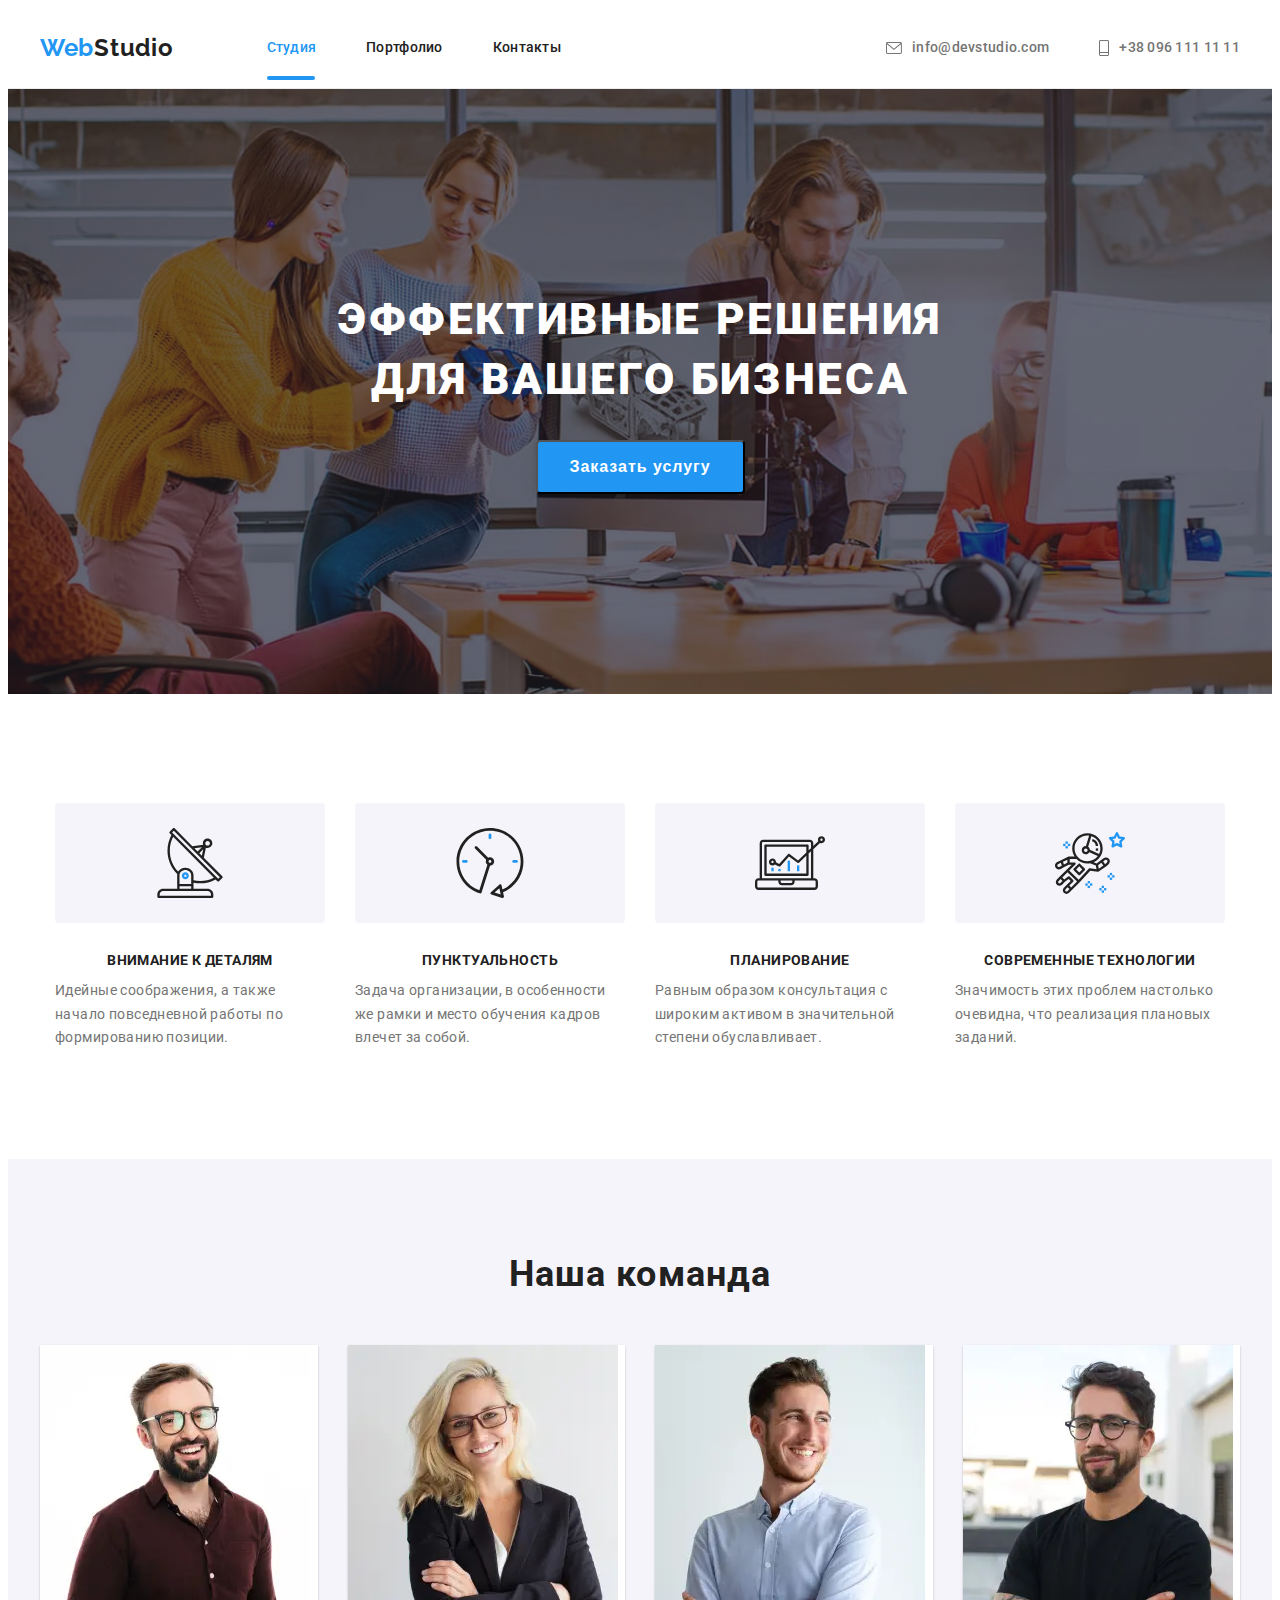
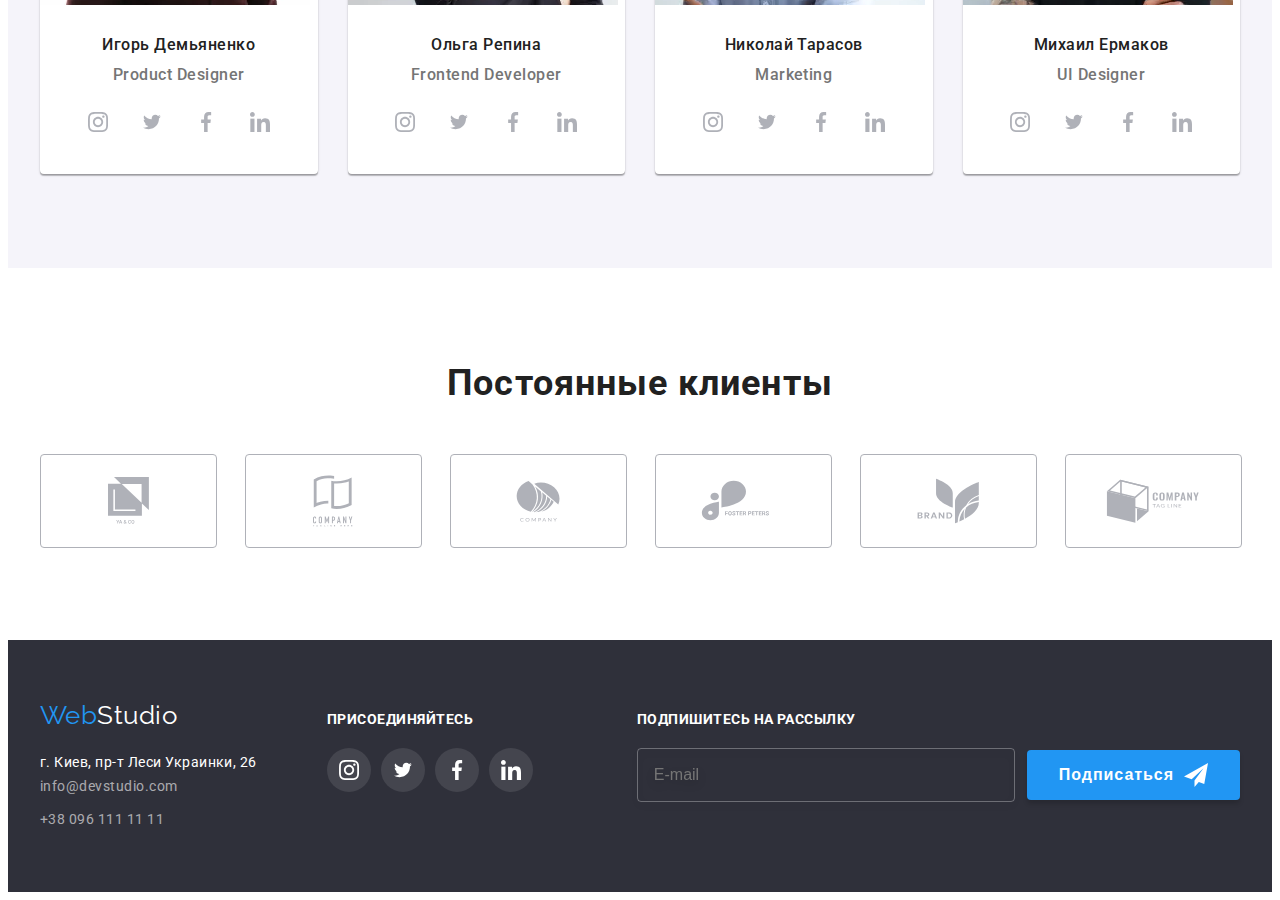
<file: index.html>
<!DOCTYPE html>
<html lang="ru">

<head>
   <meta charset="UTF-8">
   <meta http-equiv="X-UA-Compatible" content="IE=edge">
   <meta name="viewport" content="width=device-width, initial-scale=1.0">
   <link rel="stylesheet" href="https://cdnjs.cloudflare.com/ajax/libs/modern-normalize/1.1.0/modern-normalize.min.css"
      integrity="sha512-wpPYUAdjBVSE4KJnH1VR1HeZfpl1ub8YT/NKx4PuQ5NmX2tKuGu6U/JRp5y+Y8XG2tV+wKQpNHVUX03MfMFn9Q=="
      crossorigin="anonymous" referrerpolicy="no-referrer" />
   <link rel="preconnect" href="https://fonts.googleapis.com">
   <link rel="preconnect" href="https://fonts.gstatic.com" crossorigin>
   <link
      href="https://fonts.googleapis.com/css2?family=Raleway:wght@700&family=Roboto:wght@400;500;700;900&display=swap"
      rel="stylesheet">
   <link rel="stylesheet" href="./css/main.min.css">
   <title>WebStudio</title>
</head>

<body>
   <header class="page-header">
      <div class="container page-header__container">
         <a href="" class="page-header__logo"><span class="page-header__logo--color">Web</span>Studio</a>
         <nav class="site-nav">
            <ul class="site-nav__list">
               <li class="site-nav__item"><a href="" class="site-nav__link studio">Студия</a></li>
               <li class="site-nav__item"><a href="./portfolio..html" class="site-nav__link">Портфолио</a></li>
               <li class="site-nav__item"><a href="" class="site-nav__link">Контакты</a></li>
            </ul>
         </nav>
         <ul class="auth-nav">
            <li class="auth-nav__item"><a href="mailto:info@devstudio.com" class="auth-nav__link">
                  <svg class="auth-nav__icon" width="16" height="12">
                     <use href="./images/symbol-defs.svg#icon-mail">
                     </use>
                  </svg>info@devstudio.com</a></li>
            <li class="auth-nav__item"><a href="tel:+380961111111" class="auth-nav__link">
                  <svg class="auth-nav__icon" width="10" height="16">
                     <use href="./images/symbol-defs.svg#icon-Phone">
                     </use>
                  </svg>+38 096 111 11 11</a></li>
         </ul>
         <button type="button" class="menu-open" data-menu-open>
            <svg width='18' height="18" aria-label="Переключатель мобильного меню">
               <use сlass="icon-cross" href="./images/symbol-defs.svg#icon-menu"></use>
            </svg>
            </button>   
         <div class="mobile is-hidden" data-menu>
               <button type="button" class="menu-close" data-menu-close>
                  <svg width='24' height="18" aria-label="Переключатель мобильного меню">
                     <use сlass="icon-menu" href="./images/symbol-defs.svg#icon-Krest"></use>
                  </svg>
            </button>
            <ul class="mob-menu__list">
               <li class="mob-menu__item"><a href="" class="mob-menu__link studio">Студия</a></li>
               <li class="mob-menu__item"><a href="./portfolio..html" class="mob-menu__link">Портфолио</a></li>
               <li class="mob-menu__item"><a href="" class="mob-menu__link">Контакты</a></li>
            </ul>
            <ul class="mob-menu__find">
               <li class="mob-menu__call"><a href="tel:+380961111111" class="mob-menu__link call">+38 096 111 11 11</a>
               </li>
               <li class="mob-menu__mail"><a href="mailto:info@devstudio.com" class="mob-menu__link">info@devstudio.com</a>
               </li>
            </ul>
            <ul class="mob-menu__sosial">
               <li class="mob-menu__soc"><a href="" class="mob-menu__link soc">Instagram</a></li>
               <li class="mob-menu__soc"><a href="" class="mob-menu__link soc">Twitter</a></li>
               <li class="mob-menu__soc"><a href="" class="mob-menu__link soc">Facebook</a></li>
               <li class="mob-menu__soc"><a href="" class="mob-menu__link soc">LinkedIn</a></li>
            </ul>
         </div>
      </div>
   </header>

   <main>     
         <section class="hero">
            <h1 class="hero__title">Эффективные решения <br> для вашего бизнеса</h1>
            <button class="button" type="button" data-modal-open>Заказать услугу</button>
         </section>

      <section class="about">
         <div class="container">
            <h2 class="visually-hidden">О нас</h2>
            <ul class="about__list">
               <li class="about__item">
                  <div class="about__thumb">
                     <svg class="about__icon" width="70" height="70">
                        <use href="./images/symbol-defs.svg#icon-antenna">
                        </use>
                     </svg>
                  </div>
                  <h3 class="about__title">Внимание к деталям</h3>
                  <p class="about__text">Идейные соображения, а также начало повседневной работы по формированию
                     позиции.</p>
               </li>
               <li class="about__item">
                  <div class="about__thumb">
                     <svg class="about__icon" width="70" height="70">
                        <use href="./images/symbol-defs.svg#icon-clock">
                        </use>
                     </svg>
                  </div>
                  <h3 class="about__title">Пунктуальность</h3>
                  <p class="about__text">Задача организации, в особенности же рамки и место обучения кадров влечет за
                     собой.
                  </p>
               </li>
               <li class="about__item">
                  <div class="about__thumb">
                     <svg class="about__icon" width="70" height="70">
                        <use href="./images/symbol-defs.svg#icon-diagramma">
                        </use>
                     </svg>
                  </div>
                  <h3 class="about__title">Планирование</h3>
                  <p class="about__text">Равным образом консультация с широким активом в значительной степени
                     обуславливает.
                  </p>
               </li>
               <li class="about__item">
                  <div class="about__thumb">
                     <svg class="about__icon" width="70" height="70">
                        <use href="./images/symbol-defs.svg#icon-astronaut">
                        </use>
                     </svg>
                  </div>
                  <h3 class="about__title">Современные технологии</h3>
                  <p class="about__text">Значимость этих проблем настолько очевидна, что реализация плановых заданий.
                  </p>
               </li>
            </ul>
         </div>
      </section>

      <section class="servises">
         <div class="container">
            <h2 class="title">Чем мы занимаемся</h2>
            <ul class="servises__list">
               <li class="servises__item">
                  <img class="servises__image" src="./images/img1.jpg" alt="Десктопные приложения" width="370">
                  <h3 class="servises__text">Десктопные приложения</h3>
               </li>
               <li class="servises__item">
                  <img class="servises__image" src="./images/img2.jpg" alt="Мобильные приложения" width="370">
                  <h3 class="servises__text">Мобильные приложения</h3>
               </li>
               <li class="servises__item">
                  <img class="servises__image" src="./images/img3.jpg" alt="Дизайнерские решения" width="370">
                  <h3 class="servises__text">Дизайнерские решения</h3>
               </li>
            </ul>
         </div>
      </section>

      <section class="ourteam">
         <div class="container">
            <h2 class="title">Наша команда</h2>
            <ul class="ourteam__list">
               <li class="ourteam__item">
                  <article class="ourteam__card">
                     <div class="ourteam__tumb">
                        <picture>
                           <source media="(max-width: 767px)" srcset="./img/mobile/team1.webp 1x, 
                                       ./img/mobile/team1@2x.webp 2x" type="image/webp">
                           <source media="(max-width: 767px)" srcset="./img/mobile/team1.jpg 1x, 
                                       ./img/mobile/team1@2x.jpg 2x">
                           <source media="(max-width: 1199px)" srcset="./img/tablet/team1.webp 1x, 
                                       ./img/tablet/team1@2x.webp 2x" type="image/webp">
                           <source media="(max-width: 1199px)" srcset="./img/tablet/team1.jpg 1x, 
                                       ./img/tablet/team1@2x.jpg 2x">
                           <source media="(min-width: 1200px)" srcset="./img/desktop/team1.webp 1x, 
                                       ./img/desktop/team1@2x.webp 2x" type="image/webp">
                           <source media="(min-width: 1200px)" srcset="./img/desktop/team1.jpg 1x, 
                                       ./img/desktop/team1@2x.jpg 2x">
                           <img src="#" alt="Игорь Демьяненко Product Designer" />
                        </picture>
                     </div>
                     <div class="ourteam__box">
                        <h3 class="ourteam__name">Игорь Демьяненко</h3>
                        <p class="ourteam__position">Product Designer</p>
                        <ul class="sosial-list">
                           <li class="sosial-list__item">
                              <a href="" class="sosial-list__link" aria-label="Ссылка на Instagram">
                                 <svg class="sosial-list__icon" width="20" height="20">
                                    <use href="./images/symbol-defs.svg#icon-instagram">
                                    </use>
                                 </svg>
                              </a>
                           </li>
                           <li class="sosial-list__item">
                              <a href="" class="sosial-list__link" aria-label="Ссылка на Twitter">
                                 <svg class="sosial-list__icon" width="20" height="16">
                                    <use href="./images/symbol-defs.svg#icon-twitter">
                                    </use>
                                 </svg>
                              </a>
                           </li>
                           <li class="sosial-list__item">
                              <a href="" class="sosial-list__link" aria-label="Ссылка на Facebook">
                                 <svg class="sosial-list__icon" width="20" height="30">
                                    <use href="./images/symbol-defs.svg#icon-facebook">
                                    </use>
                                 </svg>
                              </a>
                           </li>
                           <li class="sosial-list__item">
                              <a href="" class="sosial-list__link" aria-label="Ссылка на Linkedin">
                                 <svg class="sosial-list__icon" width="20" height="20">
                                    <use href="./images/symbol-defs.svg#icon-linkedin">
                                    </use>
                                 </svg>
                              </a>
                           </li>
                        </ul>
                     </div>
                  </article>
               </li>
               <li class="ourteam__item">
                  <article class="ourteam__card">
                     <div class="ourteam__tumb">
                        <picture>
                           <source media="(max-width: 767px)" srcset="./img/mobile/team2.webp 1x, 
                                       ./img/mobile/team2@2x.webp 2x" type="image/webp">
                           <source media="(max-width: 767px)" srcset="./img/mobile/team2.jpg 1x, 
                                       ./img/mobile/team2@2x.jpg 2x">
                           <source media="(max-width: 1199px)" srcset="./img/tablet/team2.webp 1x, 
                                       ./img/tablet/team2@2x.webp 2x" type="image/webp">
                           <source media="(max-width: 1199px)" srcset="./img/tablet/team2.jpg 1x,
                                       ./img/tablet/team2@2x.jpg 2x">
                           <source media="(min-width: 1200px)" srcset="./img/desktop/team2.webp 1x, 
                                       ./img/desktop/team2@2x.webp 2x" type="image/webp">
                           <source media="(min-width: 1200px)" srcset="./img/desktop/team2.jpg 1x, 
                                       ./img/desktop/team2@2x.jpg 2x">
                           <img src="#" alt="Ольга Репина Frontend Developer" />
                        </picture>
                     </div>
                     <div class="ourteam__box">
                        <h3 class="ourteam__name">Ольга Репина</h3>
                        <p class="ourteam__position">Frontend Developer</p>
                        <ul class="sosial-list">
                           <li class="sosial-list__item">
                              <a href="" class="sosial-list__link" aria-label="Ссылка на Instagram">
                                 <svg class="sosial-list__icon" width="20" height="20">
                                    <use href="./images/symbol-defs.svg#icon-instagram">
                                    </use>
                                 </svg>
                              </a>
                           </li>
                           <li class="sosial-list__item">
                              <a href="" class="sosial-list__link" aria-label="Ссылка на Twitter">
                                 <svg class="sosial-list__icon" width="20" height="16">
                                    <use href="./images/symbol-defs.svg#icon-twitter">
                                    </use>
                                 </svg>
                              </a>
                           </li>
                           <li class="sosial-list__item">
                              <a href="" class="sosial-list__link" aria-label="Ссылка на Facebook">
                                 <svg class="sosial-list__icon" width="20" height="30">
                                    <use href="./images/symbol-defs.svg#icon-facebook">
                                    </use>
                                 </svg>
                              </a>
                           </li>
                           <li class="sosial-list__item">
                              <a href="" class="sosial-list__link" aria-label="Ссылка на Linkedin">
                                 <svg class="sosial-list__icon" width="20" height="20">
                                    <use href="./images/symbol-defs.svg#icon-linkedin">
                                    </use>
                                 </svg>
                              </a>
                           </li>
                        </ul>
                     </div>
                  </article>
               </li>
               <li class="ourteam__item">
                  <article class="ourteam__card">
                     <div class="ourteam__tumb">
                        <picture>
                           <source media="(max-width: 767px)" srcset="./img/mobile/team3.webp 1x, 
                                       ./img/mobile/team3@2x.webp 2x" type="image/webp">
                           <source media="(max-width: 767px)" srcset="./img/mobile/team3.jpg 1x,
                                       ./img/mobile/team3@2x.jpg 2x">
                           <source media="(max-width: 1199px)" srcset="./img/tablet/team3.webp 1x, 
                                       ./img/tablet/team3@2x.webp 2x" type="image/webp">
                           <source media="(max-width: 1199px)" srcset="./img/tablet/team3.jpg 1x, 
                                       ./img/tablet/team3@2x.jpg 2x">
                           <source media="(min-width: 1200px)" srcset="./img/desktop/team3.webp 1x, 
                                       ./img/desktop/team3@2x.webp 2x" type="image/webp">
                           <source media="(min-width: 1200px)" srcset="./img/desktop/team3.jpg 1x, 
                                       ./img/desktop/team3@2x.jpg 2x">
                           <img src="#" alt="Николай Тарасов Marketing" />
                        </picture>
                     </div>
                     <div class="ourteam__box">
                        <h3 class="ourteam__name">Николай Тарасов</h3>
                        <p class="ourteam__position">Marketing</p>
                        <ul class="sosial-list">
                           <li class="sosial-list__item">
                              <a href="" class="sosial-list__link" aria-label="Ссылка на Instagram">
                                 <svg class="sosial-list__icon" width="20" height="20">
                                    <use href="./images/symbol-defs.svg#icon-instagram">
                                    </use>
                                 </svg>
                              </a>
                           </li>
                           <li class="sosial-list__item">
                              <a href="" class="sosial-list__link" aria-label="Ссылка на Twitter">
                                 <svg class="sosial-list__icon" width="20" height="16">
                                    <use href="./images/symbol-defs.svg#icon-twitter">
                                    </use>
                                 </svg>
                              </a>
                           </li>
                           <li class="sosial-list__item">
                              <a href="" class="sosial-list__link" aria-label="Ссылка на Facebook">
                                 <svg class="sosial-list__icon" width="20" height="30">
                                    <use href="./images/symbol-defs.svg#icon-facebook">
                                    </use>
                                 </svg>
                              </a>
                           </li>
                           <li class="sosial-list__item">
                              <a href="" class="sosial-list__link" aria-label="Ссылка на Linkedin">
                                 <svg class="sosial-list__icon" width="20" height="20">
                                    <use href="./images/symbol-defs.svg#icon-linkedin">
                                    </use>
                                 </svg>
                              </a>
                           </li>
                        </ul>
                     </div>
                  </article>
               </li>
               <li class="ourteam__item">
                  <article class="ourteam__card">
                     <div class="ourteam__tumb">
                        <picture>
                           <source media="(max-width: 767px)" srcset="./img/mobile/team4.webp 1x, 
                                       ./img/mobile/team4@2x.webp 2x" type="image/webp">
                           <source media="(max-width: 767px)" srcset="./img/mobile/team4.jpg 1x, 
                                       ./img/mobile/team4@2x.jpg 2x">
                           <source media="(max-width: 1199px)" srcset="./img/tablet/team4.webp 1x, 
                                       ./img/tablet/team4@2x.webp 2x" type="image/webp">
                           <source media="(max-width: 1199px)" srcset="./img/tablet/team4.jpg 1x,     
                                       ./img/tablet/team4@2x.jpg 2x">
                           <source media="(min-width: 1200px)" srcset="./img/desktop/team4.webp 1x, 
                                       ./img/desktop/team4@2x.webp 2x" type="image/webp">
                           <source media="(min-width: 1200px)" srcset="./img/desktop/team4.jpg 1x, 
                                       ./img/desktop/team4@2x.jpg 2x">
                           <img src="#" alt="Михаил Ермаков UI Designer" />
                        </picture>
                     </div>
                     <div class="ourteam__box">
                        <h3 class="ourteam__name">Михаил Ермаков</h3>
                        <p class="ourteam__position">UI Designer</p>
                        <ul class="sosial-list">
                           <li class="sosial-list__item">
                              <a href="" class="sosial-list__link" aria-label="Ссылка на Instagram">
                                 <svg class="sosial-list__icon" width="20" height="20">
                                    <use href="./images/symbol-defs.svg#icon-instagram">
                                    </use>
                                 </svg>
                              </a>
                           </li>
                           <li class="sosial-list__item">
                              <a href="" class="sosial-list__link" aria-label="Ссылка на Twitter">
                                 <svg class="sosial-list__icon" width="20" height="16">
                                    <use href="./images/symbol-defs.svg#icon-twitter">
                                    </use>
                                 </svg>
                              </a>
                           </li>
                           <li class="sosial-list__item">
                              <a href="" class="sosial-list__link" aria-label="Ссылка на Facebook">
                                 <svg class="sosial-list__icon" width="20" height="30">
                                    <use href="./images/symbol-defs.svg#icon-facebook">
                                    </use>
                                 </svg>
                              </a>
                           </li>
                           <li class="sosial-list__item">
                              <a href="" class="sosial-list__link" aria-label="Ссылка на Linkedin">
                                 <svg class="sosial-list__icon" width="20" height="20">
                                    <use href="./images/symbol-defs.svg#icon-linkedin">
                                    </use>
                                 </svg>
                              </a>
                           </li>
                        </ul>
                     </div>
                  </article>
               </li>
            </ul>
         </div>
      </section>

      <section class="clients">
         <div class="container">
            <h2 class="title">Постоянные клиенты</h2>
            <ul class="clients__list">
               <li class="clients__item">
                  <a href="" class="clients__link">
                     <svg class="clients__icon" width="41" height="47">
                        <use href="./images/symbol-defs.svg#icon-client-1">
                        </use>
                     </svg>
                  </a>
               </li>
               <li class="clients__item">
                  <a href="" class="clients__link">
                     <svg class="clients__icon" width="40" height="52">
                        <use href="./images/symbol-defs.svg#icon-client-2">
                        </use>
                     </svg>
                  </a>
               </li>
               <li class="clients__item">
                  <a href="" class="clients__link">
                     <svg class="clients__icon" width="44" height="42">
                        <use href="./images/symbol-defs.svg#icon-client-3">
                        </use>
                     </svg>
                  </a>
               </li>
               <li class="clients__item">
                  <a href="" class="clients__link">
                     <svg class="clients__icon" width="85" height="41">
                        <use href="./images/symbol-defs.svg#icon-client-4">
                        </use>
                     </svg>
                  </a>
               </li>
               <li class="clients__item">
                  <a href="" class="clients__link">
                     <svg class="clients__icon" width="63" height="46">
                        <use href="./images/symbol-defs.svg#icon-client-5">
                        </use>
                     </svg>
                  </a>
               </li>
               <li class="clients__item">
                  <a href="" class="clients__link">
                     <svg class="clients__icon" width="94" height="44">
                        <use href="./images/symbol-defs.svg#icon-client-6">
                        </use>
                     </svg>
                  </a>
               </li>
            </ul>
         </div>
      </section>
   </main>

   <footer class="footer">
      <div class="container footer__container">
         <div class="footer__adress">
            <a href="" class="footer__logo">Web<span class="footer__logo--accent">Studio</span></a>
            <address>
               <p class="footer__position">г. Киев, пр-т Леси Украинки, 26</p>
               <ul class="footer-contact__list">
                  <li class="footer-contact__item"><a href="mailto:info@devstudio.com"
                        class="footer-contact__link">info@devstudio.com</a></li>
                  <li class="footer-contact__item"><a href="tel:+380961111111" class="footer-contact__link">+38 096 111
                        11 11</a></li>
               </ul>
            </address>
         </div>
         <div class="footer__sosial">
            <p class="footer__title">присоединяйтесь</p>
            <ul class="footer-sosial__list">
               <li class="footer-sosial__item">
                  <a class="footer-sosial__link" href="" aria-label="Ссылка на Instagram">
                     <svg class="footer-sosial__icon" width="20" height="20">
                        <use href="./images/symbol-defs.svg#icon-instagram">
                        </use>
                     </svg>
                  </a>
               </li>
               <li class="footer-sosial__item">
                  <a href="" class="footer-sosial__link" aria-label="Ссылка на Twitter">
                     <svg class="footer-sosial__icon" width="20" height="16">
                        <use href="./images/symbol-defs.svg#icon-twitter">
                        </use>
                     </svg>
                  </a>
               </li>
               <li class="footer-sosial__item">
                  <a href="" class="footer-sosial__link" aria-label="Ссылка на Facebook">
                     <svg class="footer-sosial__icon" width="20" height="30">
                        <use href="./images/symbol-defs.svg#icon-facebook">
                        </use>
                     </svg>
                  </a>
               </li>
               <li class="footer-sosial__item">
                  <a href="" class="footer-sosial__link" aria-label="Ссылка на Linkedin">
                     <svg class="footer-sosial__icon" width="20" height="20">
                        <use href="./images/symbol-defs.svg#icon-linkedin">
                        </use>
                     </svg>
                  </a>
               </li>
            </ul>
         </div>
         <div class="footer__mail">
            <p class="footer__title">Подпишитесь на рассылку</p>
            <form action="#" class="footer__form">
               <label for="email">
                  <input type="email" class="fot-mail" name="email" id="email" placeholder="E-mail" />
               </label>
               <button type="submit" class="footer__button button">Подписаться
                  <svg class="submit__icon" width="24" height="24">
                     <use href="./images/symbol-defs.svg#icon-send"></use>
                  </svg>
               </button>
            </form>
         </div>
      </div>
   </footer>

   <div class="backdrop is-hidden" data-modal>
      <div class="modal">
         <button type="button" class="btn-open" data-modal-close>
            <svg class="exit" width="11" height="11">
               <use href="./images/symbol-defs.svg#icon-Krest">
               </use>
            </svg>
         </button>
         <form class="modal-form">
            <b class="modal-title">Оставьте свои данные, мы вам перезвоним</b>
            <div class="modal-form-field">
               <label for="name" class="modal-form-lable">Имя</label>
               <span class="modal-input-wrap">
                  <input type="text" id='name' class="modal-form-input" placeholder=" " name="name">
                  <svg class="modal-form-icon">
                     <use href='./images/symbol-defs.svg#icon-name' width="12" height="12"></use>
                  </svg>
               </span>
            </div>
            <div class="modal-form-field">
               <label for="phone" class="modal-form-lable">Телефон</label>
               <span class="modal-input-wrap">
                  <input type="tel" id='phone' class="modal-form-input" placeholder=" " name="phone">
                  <svg class="modal-form-icon">
                     <use href='./images/symbol-defs.svg#icon-phone' width="13" height="13"></use>
                  </svg>
               </span>
            </div>
            <div class="modal-form-field">
               <label for="mail" class="modal-form-lable">Почта</label>
               <span class="modal-input-wrap">
                  <input type="email" id='mail' class="modal-form-input" placeholder=" " name="mail">
                  <svg class="modal-form-icon">
                     <use href='./images/symbol-defs.svg#icon-post' width="15" height="12"></use>
                  </svg>
               </span>
            </div>
            <div>
               <label for="comment" class="modal-form-lable">Комментарий</label>
               <textarea name="comment" id="comment" placeholder="Введите текст" class="modal-comment"></textarea>
            </div>
            <div class="modal-form-field coment">
               <input type="checkbox" id="check" name="police" class="checkbox is-hidden">
               <label for="check" class="check-lable">
                  <span class="icon-dogovor">
                     <svg class="">
                        <use href='./images/symbol-defs.svg#icon-galka' width="15" height="9"></use>
                     </svg>
                  </span class="dogovor">Соглашаюсь с рассылкой и принимаю<a href="" class="dogovor-link">Условия договора</a>
               </label>
            </div>
            <button type="submit" class="button mod">Отправить</button>
         </form>
      </div>
   </div>

   <script src="./Js/modal.js"></script>
   <script src="./Js/mobile.js"></script>

</body>

</html>
</file>
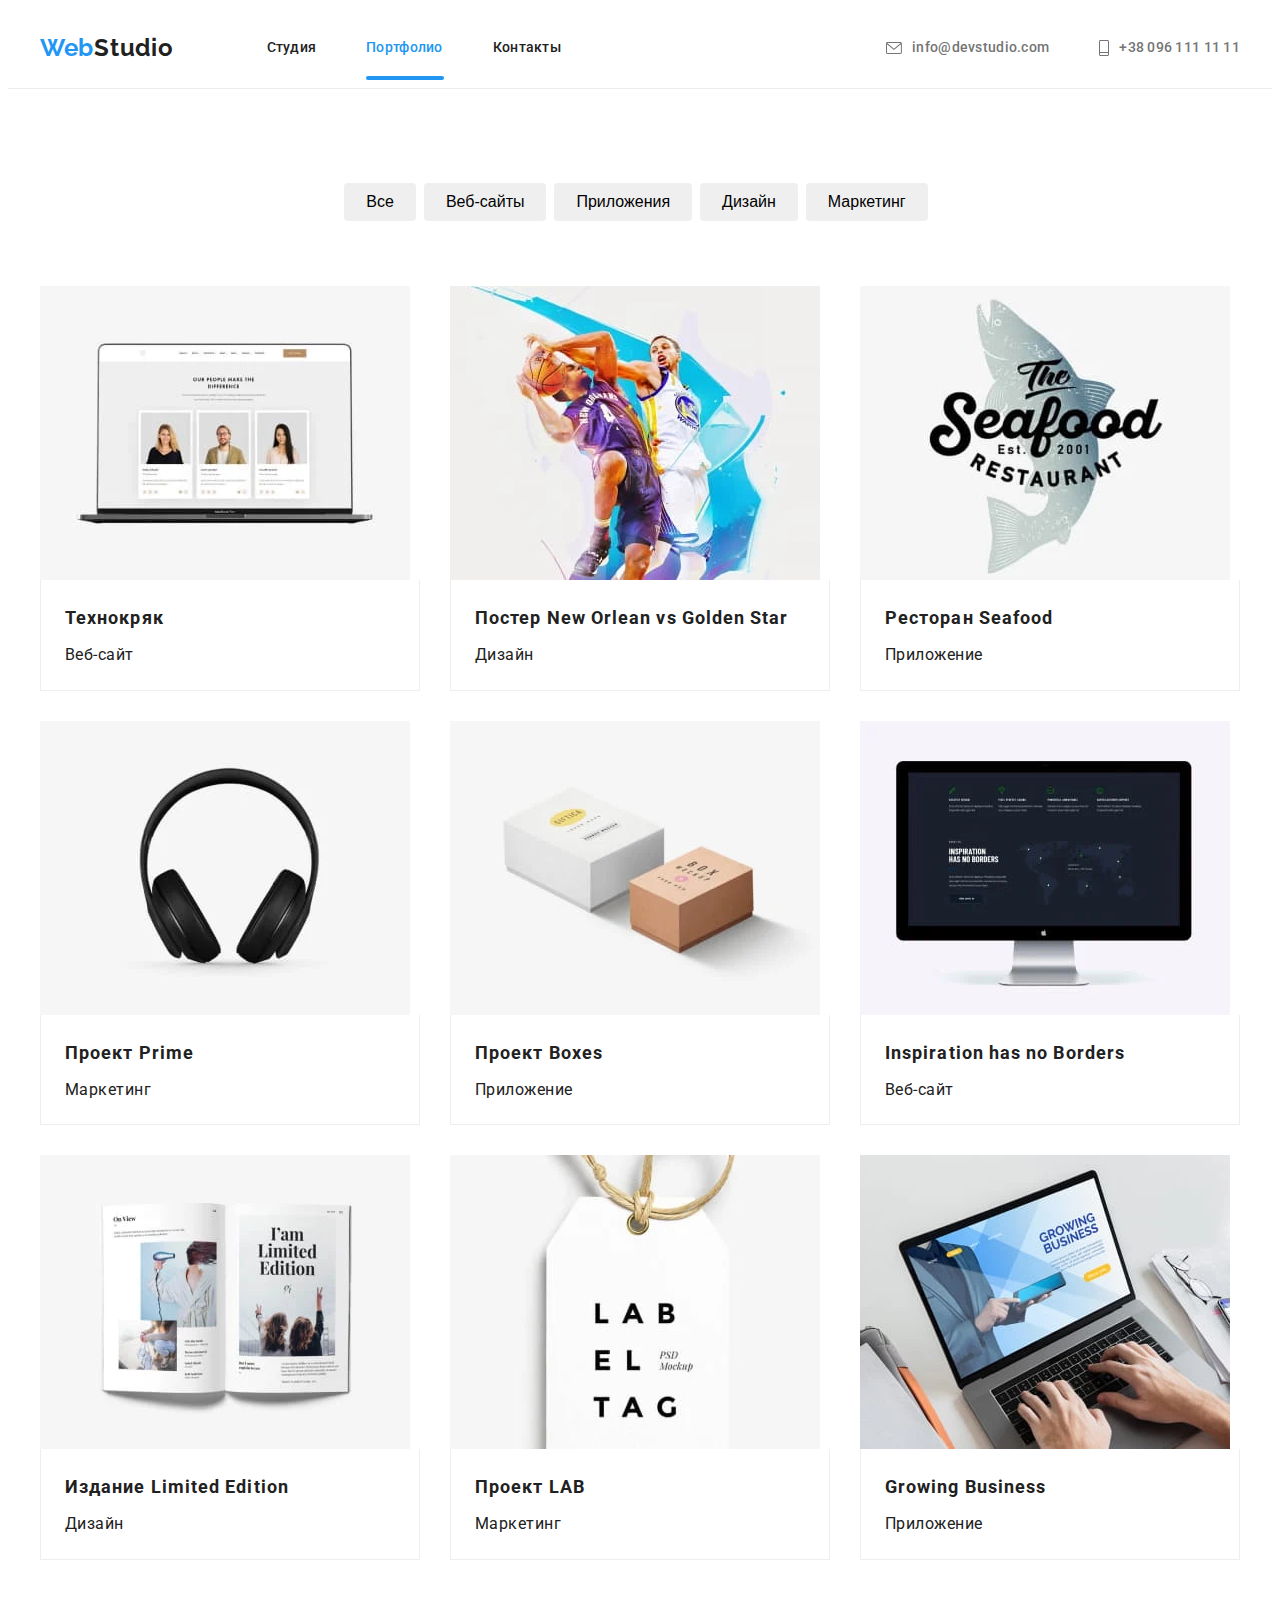
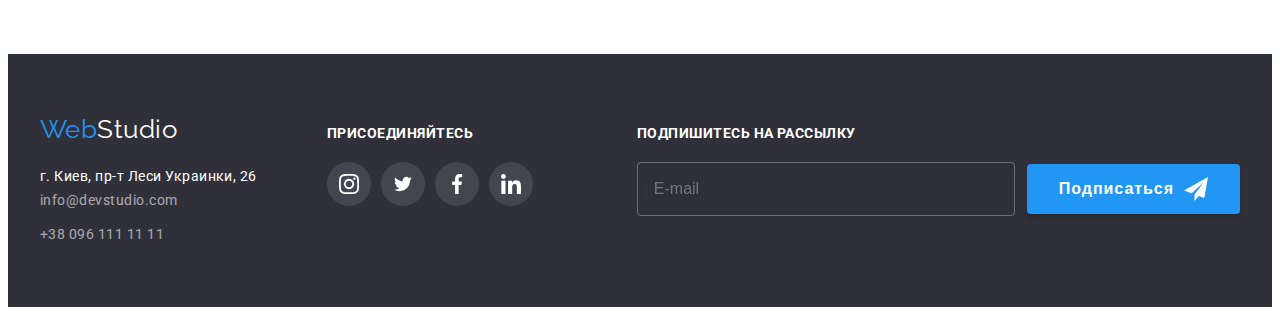
<file: portfolio..html>
<!DOCTYPE html>
<html lang="ru">
<head>
   <meta charset="UTF-8">
   <meta http-equiv="X-UA-Compatible" content="IE=edge">
   <meta name="viewport" content="width=device-width, initial-scale=1.0">
   <link rel="stylesheet" href="https://cdnjs.cloudflare.com/ajax/libs/modern-normalize/1.1.0/modern-normalize.min.css" integrity="sha512-wpPYUAdjBVSE4KJnH1VR1HeZfpl1ub8YT/NKx4PuQ5NmX2tKuGu6U/JRp5y+Y8XG2tV+wKQpNHVUX03MfMFn9Q==" crossorigin="anonymous" referrerpolicy="no-referrer" />
   <link rel="preconnect" href="https://fonts.googleapis.com">
   <link rel="preconnect" href="https://fonts.gstatic.com" crossorigin>
   <link href="https://fonts.googleapis.com/css2?family=Raleway:wght@700&family=Roboto:wght@400;500;700;900&display=swap" rel="stylesheet">
   <link rel="stylesheet" href="./css/main.min.css">
   <title>Portfolio</title>
</head>
<body>   
   <header class="page-header">
      <div class="container page-header__container">
         <a href="" class="page-header__logo"><span class="page-header__logo--color">Web</span>Studio</a>
         <nav class="site-nav">            
            <ul class="site-nav__list">
               <li class="site-nav__item"><a href="./index.html" class="site-nav__link">Студия</a></li>
               <li class="site-nav__item"><a href="" class="site-nav__link portfol">Портфолио</a></li>
               <li class="site-nav__item"><a href="" class="site-nav__link">Контакты</a></li>
            </ul>
         </nav>
         <ul class="auth-nav">
            <li class="auth-nav__item"><a href="mailto:info@devstudio.com" class="auth-nav__link">
                  <svg class="auth-nav__icon" width="16" height="12">
                     <use href="./images/symbol-defs.svg#icon-mail">
                     </use>
                  </svg>info@devstudio.com</a></li>
            <li class="auth-nav__item"><a href="tel:+380961111111" class="auth-nav__link">
                  <svg class="auth-nav__icon" width="10" height="16">
                     <use href="./images/symbol-defs.svg#icon-Phone">
                     </use>
                  </svg>+38 096 111 11 11</a></li>
         </ul>
         <button type="button" class="menu-open" data-menu-open>
            <svg width='18' height="18" aria-label="Переключатель мобильного меню">
               <use сlass="icon-cross" href="./images/symbol-defs.svg#icon-menu"></use>
            </svg>
            </button>   
         <div class="mobile is-hidden" data-menu>
               <button type="button" class="menu-close" data-menu-close>
                  <svg width='24' height="18" aria-label="Переключатель мобильного меню">
                     <use сlass="icon-menu" href="./images/symbol-defs.svg#icon-Krest"></use>
                  </svg>
            </button>
            <ul class="mob-menu__list">
               <li class="mob-menu__item"><a href="./index.html" class="mob-menu__link">Студия</a></li>
               <li class="mob-menu__item"><a href="" class="mob-menu__link portfol">Портфолио</a></li>
               <li class="mob-menu__item"><a href="" class="mob-menu__link">Контакты</a></li>
            </ul>
            <ul class="mob-menu__find">
               <li class="mob-menu__call"><a href="tel:+380961111111" class="mob-menu__link call">+38 096 111 11 11</a>
               </li>
               <li class="mob-menu__mail"><a href="mailto:info@devstudio.com" class="mob-menu__link">info@devstudio.com</a>
               </li>
            </ul>
            <ul class="mob-menu__sosial">
               <li class="mob-menu__soc"><a href="" class="mob-menu__link soc">Instagram</a></li>
               <li class="mob-menu__soc"><a href="" class="mob-menu__link soc">Twitter</a></li>
               <li class="mob-menu__soc"><a href="" class="mob-menu__link soc">Facebook</a></li>
               <li class="mob-menu__soc"><a href="" class="mob-menu__link soc">LinkedIn</a></li>
            </ul>
         </div>
      </div>
   </header>

      <main>
         <section class="portfolio">
            <div class="container">              
               <h2 class="visually-hidden">portfolio</h2>
               <ul class="portfolio-button">
                  <li class="portfolio-item"><button type="button" class="button-portfolio">Все</button></li>
                  <li class="portfolio-item"><button type="button" class="button-portfolio">Веб-сайты</button></li>
                  <li class="portfolio-item"><button type="button" class="button-portfolio">Приложения</button></li>
                  <li class="portfolio-item"><button type="button" class="button-portfolio">Дизайн</button></li>
                  <li class="portfolio-item"><button type="button" class="button-portfolio">Маркетинг</button></li>
               </ul>      
               <ul class="image-portfolio">
                  <li class="item-portfolio">
                     <a href="" class="link-portfilio">                                    
                        <div class="card-thumb">                           
                           <picture>
                              <source media="(max-width: 767px)" srcset="./img/mobile/portfolio/img.webp 1x, 
                                          ./img/mobile/portfolio/img@2x.webp 2x" type="image/webp">
                              <source media="(max-width: 767px)" srcset="./img/mobile/portfolio/img.jpg 1x, 
                                          ./img/mobile/portfolio/img@2x.jpg 2x">
                              <source media="(max-width: 1199px)" srcset="./img/tablet/portfolio/img.webp 1x, 
                                          ./img/tablet/portfolio/img@2x.webp 2x" type="image/webp">
                              <source media="(max-width: 1199px)" srcset="./img/tablet/portfolio/img.jpg 1x, 
                                          ./img/tablet/portfolio/img@2x.jpg 2x">
                              <source media="(min-width: 1200px)" srcset="./img/desktop/portfolio/img.webp 1x, 
                                          ./img/desktop/portfolio/img@2x.webp 2x" type="image/webp">
                              <source media="(min-width: 1200px)" srcset="./img/desktop/portfolio/img.jpg 1x, 
                                          ./img/desktop/portfolio/img@2x.jpg 2x">
                              <img src="#" alt="Технокряк Веб-сайт"/>
                           </picture>
                           <p class="top-text">Технокряк это современная площадка распространения коронавируса. Компании используют эту платформу для цифрового шпионажа и атак на защищённые сервера конкурентов.</p>
                        </div>
                        <div class="card-content">
                           <h3 class="portfolio-title">Технокряк</h3>
                           <p class="portfolio-text">Веб-сайт</p>
                        </div>                                       
                     </a> 
                  </li>
                  <li class="item-portfolio">
                     <a href="" class="link-portfilio">                    
                        <div class="card-thumb">                                                
                           <picture>
                              <source media="(max-width: 767px)" srcset="./img/mobile/portfolio/img-1.webp 1x, 
                                          ./img/mobile/portfolio/img-1@2x.webp 2x" type="image/webp">
                              <source media="(max-width: 767px)" srcset="./img/mobile/portfolio/img-1.jpg 1x, 
                                          ./img/mobile/portfolio/img-1@2x.jpg 2x">
                              <source media="(max-width: 1199px)" srcset="./img/tablet/portfolio/img-1.webp 1x, 
                                          ./img/tablet/portfolio/img-1@2x.webp 2x" type="image/webp">
                              <source media="(max-width: 1199px)" srcset="./img/tablet/portfolio/img-1.jpg 1x, 
                                          ./img/tablet/portfolio/img-1@2x.jpg 2x">
                              <source media="(min-width: 1200px)" srcset="./img/desktop/portfolio/img-1.webp 1x, 
                                          ./img/desktop/portfolio/img-1@2x.webp 2x" type="image/webp">
                              <source media="(min-width: 1200px)" srcset="./img/desktop/portfolio/img-1.jpg 1x, 
                                          ./img/desktop/portfolio/img-1@2x.jpg 2x">
                              <img src="#" alt="Постер New Orlean vs Golden Star Дизайн"/>
                           </picture>
                           <p class="top-text">Технокряк это современная площадка распространения коронавируса. Компании используют эту платформу для цифрового шпионажа и атак на защищённые сервера конкурентов.</p>
                        </div>
                        <div class="card-content">
                           <h3 class="portfolio-title">Постер New Orlean vs Golden Star</h3>
                           <p class="portfolio-text">Дизайн</p>
                        </div>
                     </a>                        
                  </li>
                  <li class="item-portfolio">
                     <a href="" class="link-portfilio">                 
                        <div class="card-thumb"> 
                           <picture>
                              <source media="(max-width: 767px)" srcset="./img/mobile/portfolio/img-2.webp 1x, 
                                          ./img/mobile/portfolio/img-2@2x.webp 2x" type="image/webp">
                              <source media="(max-width: 767px)" srcset="./img/mobile/portfolio/img-2.jpg 1x, 
                                          ./img/mobile/portfolio/img-2@2x.jpg 2x">
                              <source media="(max-width: 1199px)" srcset="./img/tablet/portfolio/img-2.webp 1x, 
                                          ./img/tablet/portfolio/img-2@2x.webp 2x" type="image/webp">
                              <source media="(max-width: 1199px)" srcset="./img/tablet/portfolio/img-2.jpg 1x, 
                                          ./img/tablet/portfolio/img-2@2x.jpg 2x">
                              <source media="(min-width: 1200px)" srcset="./img/desktop/portfolio/img-2.webp 1x, 
                                          ./img/desktop/portfolio/img-2@2x.webp 2x" type="image/webp">
                              <source media="(min-width: 1200px)" srcset="./img/desktop/portfolio/img-2.jpg 1x, 
                                          ./img/desktop/portfolio/img-2@2x.jpg 2x">
                              <img src="#" alt="Ресторан Seafood Приложение"/>
                           </picture>
                           <p class="top-text">Технокряк это современная площадка распространения коронавируса. Компании используют эту платформу для цифрового шпионажа и атак на защищённые сервера конкурентов.</p>
                        </div>
                        <div class="card-content">
                           <h3 class="portfolio-title">Ресторан Seafood</h3>
                           <p class="portfolio-text">Приложение</p>
                        </div>
                     </a>                           
                  </li>
                  <li class="item-portfolio">
                     <a href="" class="link-portfilio">                        
                        <div class="card-thumb"> 
                           <picture>
                              <source media="(max-width: 767px)" srcset="./img/mobile/portfolio/img-3.webp 1x, 
                                          ./img/mobile/portfolio/img-3@2x.webp 2x" type="image/webp">
                              <source media="(max-width: 767px)" srcset="./img/mobile/portfolio/img-3.jpg 1x, 
                                          ./img/mobile/portfolio/img-3@2x.jpg 2x">
                              <source media="(max-width: 1199px)" srcset="./img/tablet/portfolio/img-3.webp 1x, 
                                          ./img/tablet/portfolio/img-3@2x.webp 2x" type="image/webp">
                              <source media="(max-width: 1199px)" srcset="./img/tablet/portfolio/img-3.jpg 1x, 
                                          ./img/tablet/portfolio/img-3@2x.jpg 2x">
                              <source media="(min-width: 1200px)" srcset="./img/desktop/portfolio/img-3.webp 1x, 
                                          ./img/desktop/portfolio/img-3@2x.webp 2x" type="image/webp">
                              <source media="(min-width: 1200px)" srcset="./img/desktop/portfolio/img-3.jpg 1x, 
                                          ./img/desktop/portfolio/img-3@2x.jpg 2x">
                              <img src="#" alt="Проект Prime Маркетинг"/>
                           </picture>
                           <p class="top-text">Технокряк это современная площадка распространения коронавируса. Компании используют эту платформу для цифрового шпионажа и атак на защищённые сервера конкурентов.</p>
                        </div>
                        <div class="card-content">
                           <h3 class="portfolio-title">Проект Prime</h3>
                           <p class="portfolio-text">Маркетинг</p>
                        </div>
                     </a>                      
                  </li>
                  <li class="item-portfolio">
                     <a href="" class="link-portfilio">                 
                        <div class="card-thumb"> 
                           <picture>
                              <source media="(max-width: 767px)" srcset="./img/mobile/portfolio/img-4.webp 1x, 
                                          ./img/mobile/portfolio/img-4@2x.webp 2x" type="image/webp">
                              <source media="(max-width: 767px)" srcset="./img/mobile/portfolio/img-4.jpg 1x, 
                                          ./img/mobile/portfolio/img-4@2x.jpg 2x">
                              <source media="(max-width: 1199px)" srcset="./img/tablet/portfolio/img-4.webp 1x, 
                                          ./img/tablet/portfolio/img-4@2x.webp 2x" type="image/webp">
                              <source media="(max-width: 1199px)" srcset="./img/tablet/portfolio/img-4.jpg 1x, 
                                          ./img/tablet/portfolio/img-4@2x.jpg 2x">
                              <source media="(min-width: 1200px)" srcset="./img/desktop/portfolio/img-4.webp 1x, 
                                          ./img/desktop/portfolio/img-4@2x.webp 2x" type="image/webp">
                              <source media="(min-width: 1200px)" srcset="./img/desktop/portfolio/img-4.jpg 1x, 
                                          ./img/desktop/portfolio/img-4@2x.jpg 2x">
                              <img src="#" alt="Проект Boxes Приложение"/>
                           </picture>
                           <p class="top-text">Технокряк это современная площадка распространения коронавируса. Компании используют эту платформу для цифрового шпионажа и атак на защищённые сервера конкурентов.</p>
                        </div>
                        <div class="card-content">
                           <h3 class="portfolio-title">Проект Boxes</h3>
                           <p class="portfolio-text">Приложение</p>
                        </div>                     
                     </a>   
                  </li>
                  <li class="item-portfolio">
                     <a href="" class="link-portfilio">                     
                        <div class="card-thumb"> 
                           <picture>
                              <source media="(max-width: 767px)" srcset="./img/mobile/portfolio/img-5.webp 1x, 
                                          ./img/mobile/portfolio/img-5@2x.webp 2x" type="image/webp">
                              <source media="(max-width: 767px)" srcset="./img/mobile/portfolio/img-5.jpg 1x, 
                                          ./img/mobile/portfolio/img-5@2x.jpg 2x">
                              <source media="(max-width: 1199px)" srcset="./img/tablet/portfolio/img-5.webp 1x, 
                                          ./img/tablet/portfolio/img-5@2x.webp 2x" type="image/webp">
                              <source media="(max-width: 1199px)" srcset="./img/tablet/portfolio/img-5.jpg 1x, 
                                          ./img/tablet/portfolio/img-5@2x.jpg 2x">
                              <source media="(min-width: 1200px)" srcset="./img/desktop/portfolio/img-5.webp 1x, 
                                          ./img/desktop/portfolio/img-5@2x.webp 2x" type="image/webp">
                              <source media="(min-width: 1200px)" srcset="./img/desktop/portfolio/img-5.jpg 1x, 
                                          ./img/desktop/portfolio/img-5@2x.jpg 2x">
                              <img src="#" alt="Inspiration has no Borders Веб-сайт"/>
                           </picture>
                           <p class="top-text">Технокряк это современная площадка распространения коронавируса. Компании используют эту платформу для цифрового шпионажа и атак на защищённые сервера конкурентов.</p>
                        </div>
                        <div class="card-content">
                           <h3 class="portfolio-title">Inspiration has no Borders</h3>
                           <p class="portfolio-text">Веб-сайт</p>
                        </div>
                     </a>    
                  </li>
                  <li class="item-portfolio">
                     <a href="" class="link-portfilio">                    
                        <div class="card-thumb"> 
                           <picture>
                              <source media="(max-width: 767px)" srcset="./img/mobile/portfolio/img-6.webp 1x, 
                                          ./img/mobile/portfolio/img-6@2x.webp 2x" type="image/webp">
                              <source media="(max-width: 767px)" srcset="./img/mobile/portfolio/img-6.jpg 1x, 
                                          ./img/mobile/portfolio/img-6@2x.jpg 2x">
                              <source media="(max-width: 1199px)" srcset="./img/tablet/portfolio/img-6.webp 1x, 
                                          ./img/tablet/portfolio/img-6@2x.webp 2x" type="image/webp">
                              <source media="(max-width: 1199px)" srcset="./img/tablet/portfolio/img-6.jpg 1x, 
                                          ./img/tablet/portfolio/img-6@2x.jpg 2x">
                              <source media="(min-width: 1200px)" srcset="./img/desktop/portfolio/img-6.webp 1x, 
                                          ./img/desktop/portfolio/img-6@2x.webp 2x" type="image/webp">
                              <source media="(min-width: 1200px)" srcset="./img/desktop/portfolio/img-6.jpg 1x, 
                                          ./img/desktop/portfolio/img-6@2x.jpg 2x">
                              <img src="#" alt="Издание Limited Edition Дизайн"/>
                           </picture>
                           <p class="top-text">Технокряк это современная площадка распространения коронавируса. Компании используют эту платформу для цифрового шпионажа и атак на защищённые сервера конкурентов.</p>
                        </div>
                        <div class="card-content">
                           <h3 class="portfolio-title">Издание Limited Edition</h3>
                           <p class="portfolio-text">Дизайн</p>
                        </div>                    
                     </a>
                  </li>
                  <li class="item-portfolio">
                     <a href="" class="link-portfilio">                     
                        <div class="card-thumb"> 
                           <picture>
                              <source media="(max-width: 767px)" srcset="./img/mobile/portfolio/img-7.webp 1x, 
                                          ./img/mobile/portfolio/img-7@2x.webp 2x" type="image/webp">
                              <source media="(max-width: 767px)" srcset="./img/mobile/portfolio/img-7.jpg 1x, 
                                          ./img/mobile/portfolio/img-7@2x.jpg 2x">
                              <source media="(max-width: 1199px)" srcset="./img/tablet/portfolio/img-7.webp 1x, 
                                          ./img/tablet/portfolio/img-7@2x.webp 2x" type="image/webp">
                              <source media="(max-width: 1199px)" srcset="./img/tablet/portfolio/img-7.jpg 1x, 
                                          ./img/tablet/portfolio/img-7@2x.jpg 2x">
                              <source media="(min-width: 1200px)" srcset="./img/desktop/portfolio/img-7.webp 1x, 
                                          ./img/desktop/portfolio/img-7@2x.webp 2x" type="image/webp">
                              <source media="(min-width: 1200px)" srcset="./img/desktop/portfolio/img-7.jpg 1x, 
                                          ./img/desktop/portfolio/img-7@2x.jpg 2x">
                              <img src="#" alt="Проект LAB Маркетинг"/>
                           </picture>
                           <p class="top-text">Технокряк это современная площадка распространения коронавируса. Компании используют эту платформу для цифрового шпионажа и атак на защищённые сервера конкурентов.</p>
                        </div>
                        <div class="card-content">
                           <h3 class="portfolio-title">Проект LAB</h3>
                           <p class="portfolio-text">Маркетинг</p>
                        </div>                    
                     </a>
                  </li>
                  <li class="item-portfolio">
                     <a href="" class="link-portfilio">                      
                        <div class="card-thumb"> 
                           <picture>
                              <source media="(max-width: 767px)" srcset="./img/mobile/portfolio/img-8.webp 1x, 
                                          ./img/mobile/portfolio/img-8@2x.webp 2x" type="image/webp">
                              <source media="(max-width: 767px)" srcset="./img/mobile/portfolio/img-8.jpg 1x, 
                                          ./img/mobile/portfolio/img-8@2x.jpg 2x">
                              <source media="(max-width: 1199px)" srcset="./img/tablet/portfolio/img-8.webp 1x, 
                                          ./img/tablet/portfolio/img-8@2x.webp 2x" type="image/webp">
                              <source media="(max-width: 1199px)" srcset="./img/tablet/portfolio/img-8.jpg 1x, 
                                          ./img/tablet/portfolio/img-8@2x.jpg 2x">
                              <source media="(min-width: 1200px)" srcset="./img/desktop/portfolio/img-8.webp 1x, 
                                          ./img/desktop/portfolio/img-8@2x.webp 2x" type="image/webp">
                              <source media="(min-width: 1200px)" srcset="./img/desktop/portfolio/img-8.jpg 1x, 
                                          ./img/desktop/portfolio/img-8@2x.jpg 2x">
                              <img src="#" alt="Growing Business Приложение"/>
                           </picture>
                           <p class="top-text">Технокряк это современная площадка распространения коронавируса. Компании используют эту платформу для цифрового шпионажа и атак на защищённые сервера конкурентов.</p>
                        </div>
                        <div class="card-content">
                           <h3 class="portfolio-title">Growing Business</h3>
                           <p class="portfolio-text">Приложение</p>
                        </div>                     
                     </a>
                  </li>
               </ul> 
            </div>       
         </section>     
      </main>
      
      <footer class="footer">
         <div class="container footer__container">
            <div class="footer__adress">
               <a href="" class="footer__logo">Web<span class="footer__logo--accent">Studio</span></a>
               <address>
                  <p class="footer__position">г. Киев, пр-т Леси Украинки, 26</p>
                  <ul class="footer-contact__list">
                     <li class="footer-contact__item"><a href="mailto:info@devstudio.com" class="footer-contact__link">info@devstudio.com</a></li>
                     <li class="footer-contact__item"><a href="tel:+380961111111" class="footer-contact__link">+38 096 111 11 11</a></li>
                  </ul>
               </address>
            </div>
            <div class="footer__sosial">
               <p class="footer__title">присоединяйтесь</p>
               <ul class="footer-sosial__list">
                  <li class="footer-sosial__item">
                     <a class="footer-sosial__link" href="" aria-label="Ссылка на Instagram">
                        <svg class="footer-sosial__icon" width="20" height="20">
                           <use href="./images/symbol-defs.svg#icon-instagram">
                           </use>
                        </svg>
                     </a>
                  </li>
                  <li class="footer-sosial__item">
                     <a href="" class="footer-sosial__link" aria-label="Ссылка на Twitter">
                        <svg class="footer-sosial__icon" width="20" height="16">
                           <use href="./images/symbol-defs.svg#icon-twitter">
                           </use>
                        </svg>
                     </a>
                  </li>
                  <li class="footer-sosial__item">
                     <a href="" class="footer-sosial__link" aria-label="Ссылка на Facebook">
                        <svg class="footer-sosial__icon" width="20" height="30">
                           <use href="./images/symbol-defs.svg#icon-facebook">
                           </use>
                        </svg>
                     </a>
                  </li>
                  <li class="footer-sosial__item">
                     <a href="" class="footer-sosial__link" aria-label="Ссылка на Linkedin">
                        <svg class="footer-sosial__icon" width="20" height="20">
                           <use href="./images/symbol-defs.svg#icon-linkedin">
                           </use>
                        </svg>
                     </a>
                  </li>
               </ul>
            </div>
            <div class="footer__mail">
               <p class="footer__title">Подпишитесь на рассылку</p>
               <form action="#" class="footer__form">
                  <label for="email">
                     <input type="email" class="fot-mail" name="email" id="email" placeholder="E-mail" />
                  </label>
                  <button type="submit" class="footer__button button">Подписаться
                        <svg  class="submit__icon" width="24" height="24">
                           <use href="./images/symbol-defs.svg#icon-send"></use>
                        </svg>                 
                  </button>
               </form>
            </div>
         </div>
      </footer>
      <script src="./Js/mobile.js"></script>
</body>
</html>
</file>
<file: css/main.min.css>
body{color:#757575;font-family:Roboto, sans-serif;letter-spacing:0.03em}p,h1,h2,h3,h4,h5,h6{margin-top:0;margin-bottom:0}ul{margin-top:0;margin-bottom:0;padding-left:0}li{list-style:none}img{display:block;max-width:100%}a{text-decoration:none}.link{text-decoration:none}.visually-hidden{position:absolute;width:1px;height:1px;margin:-1px;padding:0;overflow:hidden;border:0;clip:rect(0 0 0 0)}.container{margin-left:auto;margin-right:auto;padding-left:15px;padding-right:15px}@media screen and (min-width: 480px){.container{width:480px}}@media screen and (min-width: 768px){.container{width:768px}}@media screen and (min-width: 1200px){.container{width:1200px}}.page-header{padding-top:16px;padding-bottom:16px;border-bottom:1px solid #ECECEC}@media screen and (min-width: 768px){.page-header{padding:0}}.page-header__container{display:flex;align-items:center;justify-content:space-between}.site-nav{display:none}@media screen and (min-width: 768px){.site-nav{display:flex;margin-left:88px}}@media screen and (min-width: 1200px){.site-nav{margin-left:93px}}.site-nav__list{display:flex}.site-nav__item:not(:last-child){margin-right:50px}.site-nav__link{display:block;padding-top:32px;padding-bottom:32px;font-style:normal;font-weight:500;font-size:14px;line-height:1.14;letter-spacing:.02em;color:#212121;transition:color 250ms cubic-bezier(0.4, 0, 0.2, 1)}.site-nav__link:hover,.site-nav__link:focus{position:relative;color:#2196F3}.site-nav__link.studio::after{content:" ";display:block;position:absolute;width:48px;height:4px;top:76px;color:#2196F3;background-color:#2196F3;border-radius:2px}.site-nav__link.studio,.site-nav__link.portfol{color:#2196F3}.site-nav__link.portfol::after{content:" ";display:block;position:absolute;width:78px;height:4px;top:76px;background:#2196F3;border-radius:2px}.auth-nav{display:none}@media screen and (min-width: 768px){.auth-nav{display:block;padding:0}}@media screen and (min-width: 1200px){.auth-nav{display:flex;align-items:center;margin-left:auto}}.auth-nav__item:not(:last-child){margin-right:50px}.auth-nav__link{display:flex;align-items:center;text-decoration:none;transition:color 250ms cubic-bezier(0.4, 0, 0.2, 1)}@media screen and (min-width: 768px){.auth-nav__link{font-style:normal;font-weight:500;font-size:12px;line-height:1.67;letter-spacing:.02em;color:#757575;margin-left:68px}}@media screen and (min-width: 1200px){.auth-nav__link{font-style:normal;font-weight:500;font-size:14px;line-height:1.14;letter-spacing:.02em;color:#757575;padding-top:32px;padding-bottom:32px;margin-left:0}}.auth-nav__link:hover,.auth-nav__link:focus{color:#2196F3}.auth-nav__icon{margin-right:10px;fill:#757575;transition:fill 250ms cubic-bezier(0.4, 0, 0.2, 1)}.auth-nav__link:hover>.auth-nav__icon{fill:#2196F3}.auth-nav__link:focus>.auth-nav__icon{fill:currentColor}.mobile{padding-left:40px;z-index:3;width:100vw;height:100vh;position:fixed;background-color:#fff;top:0;left:0;transition:opacity 250ms cubic-bezier(0.4, 0, 0.2, 1),visibility 250ms cubic-bezier(0.4, 0, 0.2, 1)}@media screen and (min-width: 768px){.mobile{display:none}}@media screen and (min-width: 1200px){.mobile{display:none}}.mobile.is-hidden{opacity:0;visibility:hidden;pointer-events:none}.mob-menu__item{padding-top:48px;font-style:normal;font-weight:500;font-size:40px;line-height:1.18;letter-spacing:.02em;color:#212121}.mob-menu__link{color:#212121;transition:color 250ms cubic-bezier(0.4, 0, 0.2, 1)}.mob-menu__link:hover,.mob-menu__link:focus{color:#2196F3}.mob-menu__link.studio,.mob-menu__link.portfol,.mob-menu__link.call,.mob-menu__link.soc{color:#2196F3}.mob-menu__call{padding-top:302px;font-style:normal;font-weight:500;font-size:34px;line-height:1.18;letter-spacing:.02em;color:#2196F3}.mob-menu__mail{padding-top:32px;font-style:normal;font-weight:500;font-size:24px;line-height:1.17;letter-spacing:.02em;color:#757575}.mob-menu__soc{padding-top:64px;padding-right:20px;font-style:normal;font-weight:500;font-size:18px;line-height:1.22;letter-spacing:.02em;color:#2196F3}.mob-menu__sosial{display:flex}.mob-menu__line{color:#AFB1B8}.page-header__logo{font-family:'Raleway',sans-serif;display:block;text-decoration:none;transition:color 250ms cubic-bezier(0.4, 0, 0.2, 1);font-style:normal;font-weight:bold;font-size:24px;line-height:1.17;letter-spacing:.03em;color:#212121}.page-header__logo:hover,.page-header__logo:focus{color:#2196F3}@media screen and (min-width: 1200px){font-style:normal;font-weight:bold;font-size:26px;line-height:1.19;letter-spacing:.03em;color:#212121}.page-header__logo--color{color:#2196F3}.button{align-items:center;padding:10px 32px;box-shadow:0px 4px 4px rgba(0,0,0,0.15);border-radius:4px;background-color:#2196F3;cursor:pointer;font-style:normal;font-weight:bold;font-size:16px;line-height:1.88;letter-spacing:.06em;color:#fff}.menu-open{padding:21px 25px 8px 433px;border:none;background-color:transparent;position:absolute;cursor:pointer;transition:fill 250ms cubic-bezier(0.4, 0, 0.2, 1)}.menu-open:hover,.menu-open:focus{fill:#2196F3}@media screen and (min-width: 768px){.menu-open{display:none}}@media screen and (min-width: 1200px){.menu-open{display:none}}.menu-close{padding:24px 25px 8px 396px;border:none;background-color:transparent;position:absolute;cursor:pointer;transition:fill 250ms cubic-bezier(0.4, 0, 0.2, 1)}.menu-close:hover,.menu-close:focus{fill:#2196F3}@media screen and (min-width: 768px){.menu-close{display:none}}@media screen and (min-width: 1200px){.menu-close{display:none}}.hero{padding-top:118px;padding-bottom:118px;text-align:center;background-image:linear-gradient(rgba(47,48,58,0.4), rgba(47,48,58,0.4)),url(../images/Header_mobile1.jpg);background-repeat:no-repeat;background-position:center;background-size:cover}@media screen and (min-width: 1200px){.hero{padding-top:200px;padding-bottom:200px;max-width:1600px}}@media (min-device-pixel-ratio: 2), (min-resolution: 192dpi), (min-resolution: 2dppx){.hero{background-image:linear-gradient(rgba(47,48,58,0.4), rgba(47,48,58,0.4)),url(../images/Header_mobile2.jpg)}}@media screen and (min-width: 481px){.hero{background-image:linear-gradient(rgba(47,48,58,0.4), rgba(47,48,58,0.4)),url(../images/Header_tablet1.jpg)}}@media screen and (min-width: 481px) and (min-device-pixel-ratio: 2), screen and (min-width: 481px) and (min-resolution: 192dpi), screen and (min-width: 481px) and (min-resolution: 2dppx){.hero{background-image:linear-gradient(rgba(47,48,58,0.4), rgba(47,48,58,0.4)),url(../images/Header_tablet2.jpg)}}@media screen and (min-width: 769px){.hero{background-image:linear-gradient(rgba(47,48,58,0.4), rgba(47,48,58,0.4)),url(../images/Header_desktop1.jpg)}}@media screen and (min-width: 769px) and (min-device-pixel-ratio: 2), screen and (min-width: 769px) and (min-resolution: 192dpi), screen and (min-width: 769px) and (min-resolution: 2dppx){.hero{background-image:linear-gradient(rgba(47,48,58,0.4), rgba(47,48,58,0.4)),url(../images/Header_desktop2.jpg)}}.hero__title{font-style:normal;font-weight:900;font-size:26px;line-height:1.61;letter-spacing:.06em;color:#fff;margin-left:auto;margin-right:auto;margin-bottom:30px;text-transform:uppercase}@media screen and (min-width: 1200px){.hero__title{font-style:normal;font-weight:900;font-size:44px;line-height:1.37;letter-spacing:.06em;color:#fff}}.title{text-align:center;margin-bottom:30px;font-style:normal;font-weight:bold;font-size:28px;line-height:1.17;letter-spacing:.03em;color:#212121}@media screen and (min-width: 768px){.title{font-style:normal;font-weight:bold;font-size:28px;line-height:1.17;letter-spacing:.03em;color:#212121}}@media screen and (min-width: 1200px){.title{font-style:normal;font-weight:bold;font-size:36px;line-height:1.17;letter-spacing:.03em;color:#212121;margin-bottom:50px}}.about{padding-top:60px;padding-bottom:60px}@media screen and (min-width: 1200px){.about{padding-top:94px;padding-bottom:94px}}.about__thumb{background:#F5F4FA;border-radius:4px;width:100%;height:120px;margin-bottom:30px;display:flex;align-items:center;justify-content:center}.about__list{display:flex;flex-wrap:wrap}.about__item{margin:15px}@media screen and (min-width: 768px){.about__item{flex-basis:calc(100% / 2 - 30px)}}@media screen and (min-width: 1200px){.about__item{flex-basis:calc(100% / 4 - 30px)}}.about__title{font-style:normal;font-weight:bold;font-size:14px;line-height:1.14;letter-spacing:.03em;color:#212121;margin-bottom:10px;text-align:center;text-transform:uppercase}.about__text{font-style:normal;font-weight:normal;font-size:14px;line-height:1.71;letter-spacing:.03em;color:#757575}.servises{padding-top:94px;padding-bottom:94px}.servises__list{display:flex}.servises__item{position:relative}.servises__item:not(:last-child){margin-right:30px}.servises__text{display:flex;align-items:center;justify-content:center;bottom:0;position:absolute;margin:0 auto;width:100%;height:70px;font-style:normal;font-weight:bold;font-size:14px;line-height:1.14;letter-spacing:.03em;color:#fff;text-align:center;text-transform:uppercase;background:rgba(47,48,58,0.8)}.servises{display:none}.ourteam{padding-top:60px;padding-bottom:60px;background:#F5F4FA}@media screen and (min-width: 1200px){.ourteam{padding-top:94px;padding-bottom:94px}}.ourteam__list{display:flex;flex-wrap:wrap;margin-left:calc(-1 * 30px);margin-top:calc(-1 * 30px)}.ourteam__item{margin-left:30px;margin-top:30px;background:#fff;box-shadow:0px 1px 3px rgba(0,0,0,0.12),0px 1px 1px rgba(0,0,0,0.14),0px 2px 1px rgba(0,0,0,0.2);border-radius:0px 0px 4px 4px}@media screen and (min-width: 768px){.ourteam__item{flex-basis:calc(100% / 2 - 30px)}}@media screen and (min-width: 1200px){.ourteam__item{flex-basis:calc(100% / 4 - 30px)}}.ourteam__box{padding-top:30px;padding-bottom:30px}.ourteam__name{font-style:normal;font-weight:500;font-size:16px;line-height:1.19;letter-spacing:.03em;color:#212121;text-align:center;margin-bottom:10px}.ourteam__position{font-style:normal;font-weight:500;font-size:16px;line-height:1.19;letter-spacing:.03em;color:#757575;text-align:center;margin-top:10;margin-bottom:16px}.sosial-list{display:flex;align-items:center;justify-content:center}.sosial-list__item:not(:last-child){margin-right:10px}.sosial-list__link{display:flex;align-items:center;justify-content:center;width:44px;height:44px;border-radius:50%;fill:#AFB1B8;transition:background-color 250ms cubic-bezier(0.4, 0, 0.2, 1),color 250ms cubic-bezier(0.4, 0, 0.2, 1),fill 250ms cubic-bezier(0.4, 0, 0.2, 1)}.sosial-list__link:hover,.sosial-list__link:focus{fill:#fff;background-color:#2196F3}.clients{padding-top:60px;padding-bottom:60px}@media screen and (min-width: 1200px){.clients{padding-top:94px;padding-bottom:94px}}.clients__list{display:flex;flex-wrap:wrap;margin:-15px}.clients__item{flex-basis:calc(100% / 2 - 30px);margin:15px;height:92px}@media screen and (min-width: 768px){.clients__item{flex-basis:calc(100% / 3 - 30px)}}@media screen and (min-width: 1200px){.clients__item{flex-basis:calc(100% / 6 - 30px)}}.clients__link{display:flex;align-items:center;justify-content:center;width:100%;height:100%;border:1px solid #AFB1B8;border-radius:4px;transition:border 250ms cubic-bezier(0.4, 0, 0.2, 1)}.clients__link:hover,.clients__link:focus{border:1px solid #2196F3}.clients__link:hover .clients__icon,.clients__link:focus .clients__icon{fill:#2196F3}.clients__icon{fill:#AFB1B8;transition:fill 250ms cubic-bezier(0.4, 0, 0.2, 1)}.footer{padding-top:60px;padding-bottom:60px;background:#2F303A}.footer__container{text-align:center}@media screen and (min-width: 768px){.footer__container{display:flex;flex-wrap:wrap;align-items:baseline;justify-content:space-around}}@media screen and (min-width: 1200px){.footer__container{text-align:left;justify-content:left}}.footer__logo{display:block;margin-bottom:20px;font-family:Raleway, sans-serif;font-size:26px;line-height:1.19;color:#2196F3;text-decoration:none;transition:color 250ms cubic-bezier(0.4, 0, 0.2, 1)}.footer__logo--accent{transition:color 250ms cubic-bezier(0.4, 0, 0.2, 1);color:#fff}.footer__logo--accent:hover{color:#2196F3}.footer-contact__item:not(:first-child){margin-top:10px}.footer__position{color:#fff;font-size:14px;line-height:1.71;font-style:normal}.footer-contact__link{color:rgba(255,255,255,0.6);font-size:14px;line-height:1.71;text-decoration:none;font-style:normal;transition:color 250ms cubic-bezier(0.4, 0, 0.2, 1)}.footer-contact__link:hover,.footer-contact__link:focus{color:#2196F3}.footer-sosial__item{width:44px;height:44px}.footer-sosial__item:not(:last-child){margin-right:10px}@media screen and (max-width: 767px){.footer__sosial{margin-bottom:60px}}@media screen and (min-width: 1200px){.footer__sosial{margin-left:70px}}@media screen and (max-width: 767px){.footer__adress{margin-bottom:60px}}.footer-sosial__list{display:flex;justify-content:center}.footer-sosial__icon{fill:#fff}.footer-sosial__link{display:flex;align-items:center;justify-content:center;border-radius:50%;background-color:rgba(255,255,255,0.1);width:100%;height:100%}.footer__title{text-transform:uppercase;font-weight:bold;font-size:14px;line-height:1.14;color:#fff;margin-bottom:20px}@media screen and (min-width: 768px) and (max-width: 1199px){.footer__mail{margin-top:60px}}@media screen and (min-width: 1200px){.footer__mail{margin-left:auto}}.fot-mail{font-size:16px;line-height:1.25;padding-left:16px;outline:none;background:transparent;width:100%;height:50px;border:1px solid rgba(255,255,255,0.3);filter:drop-shadow(0px 4px 4px rgba(0,0,0,0.15));border-radius:4px;transition:border 250ms cubic-bezier(0.4, 0, 0.2, 1)}@media screen and (min-width: 768px){.fot-mail{width:450px}}@media screen and (min-width: 1200px){.fot-mail{width:358px}}.fot-mail:focus,.fot-mail:hover{border:1px solid #2196F3}.footer__button{display:flex;align-items:center;font-size:16px;line-height:1.87;color:#fff;box-shadow:0px 4px 4px rgba(0,0,0,0.15);border-radius:4px;cursor:pointer;border:none;margin:0 auto}@media screen and (max-width: 1199px){.footer__button{margin-top:20px}}@media screen and (min-width: 1200px){.footer__button{margin-left:12px}}.submit__icon{margin-left:10px}@media screen and (min-width: 1200px){.footer__form{display:flex;align-items:center}}.portfolio-button{padding-bottom:40px;display:flex;flex-wrap:wrap}@media screen and (min-width: 768px){.portfolio-button{justify-content:center}}@media screen and (min-width: 1200px){.portfolio-button{padding-bottom:50px;justify-content:center}}.portfolio-item{margin-right:8px;margin-bottom:15px}.portfolio-button .item-portfolio+.item-portfolio{margin-left:8px}.button-portfolio{padding:6px 22px;border-radius:4px;font-weight:500;font-size:16px;line-height:1.62;cursor:pointer;border:none;border-radius:4px;transition:color 250ms cubic-bezier(0.4, 0, 0.2, 1),background-color 250ms cubic-bezier(0.4, 0, 0.2, 1),box-shadow 250ms cubic-bezier(0.4, 0, 0.2, 1)}.button-portfolio:hover,.button-portfolio:focus{box-shadow:0px 3px 1px rgba(0,0,0,0.1),0px 1px 2px rgba(0,0,0,0.08),0px 2px 2px rgba(0,0,0,0.12);background-color:#2196F3;color:#fff}.image-portfolio{display:flex;flex-wrap:wrap;margin-top:-30px;margin-left:-30px}@media screen and (min-width: 768px){.image-portfolio .item-portfolio{flex-basis:calc(100% / 2 - 30px)}}@media screen and (min-width: 1200px){.image-portfolio .item-portfolio{flex-basis:calc(100% / 3 - 30px)}}.image-portfolio .item-portfolio{margin-left:30px;margin-top:30px}.card-thumb{position:relative;overflow:hidden}.top-text{position:absolute;top:0;left:0;height:294px;padding:63px 24px;font-size:18px;line-height:1.55;color:#fff;background-color:rgba(33,150,243,0.9);transform:translateY(100%);transition:transform 250ms linear}.card-content{padding:20px 24px;border-right:1px solid #EEEEEE;border-bottom:1px solid #EEEEEE;border-left:1px solid #EEEEEE}.link-portfilio{display:block}.link-portfilio:hover .top-text,.link-portfilio:focus .top-text{transform:translateY(0%)}.link-portfilio:hover,.link-portfilio:focus{box-shadow:0px 1px 1px rgba(0,0,0,0.12),0px 4px 4px rgba(0,0,0,0.06),1px 4px 6px rgba(0,0,0,0.16)}.portfolio{padding-top:60px;padding-bottom:60px}@media screen and (min-width: 1200px){.portfolio{padding-top:94px;padding-bottom:94px}}.portfolio-title{color:#212121;font-size:18px;line-height:2;letter-spacing:0.06em}.portfolio-text{color:#212121;margin-top:4px;font-size:16px;line-height:1.86}.backdrop{position:fixed;height:100vh;width:100vw;top:0;background:rgba(0,0,0,0.2);transition:opacity 250ms cubic-bezier(0.4, 0, 0.2, 1),visibility 250ms cubic-bezier(0.4, 0, 0.2, 1)}.modal{padding:40px;position:absolute;width:450px;height:609px;background:#fff;box-shadow:0px 1px 3px rgba(0,0,0,0.12),0px 1px 1px rgba(0,0,0,0.14),0px 2px 1px rgba(0,0,0,0.2);border-radius:4px;left:50%;top:50%;transform:translate(-50%, -50%)}@media screen and (min-width: 1200px){.modal{width:528px;height:581px}}.btn-open{cursor:pointer;transition:fill 250ms cubic-bezier(0.4, 0, 0.2, 1)}.btn-open:focus,.btn-open:hover{fill:#2196F3}.btn-open{width:30px;height:30px;background:#fff;border:1px solid rgba(0,0,0,0.1);border-radius:50%;position:absolute;top:8px;right:8px;cursor:pointer}.backdrop.is-hidden{opacity:0;visibility:hidden;pointer-events:none}.modal-form-field.coment{margin-bottom:30px;margin-top:20px}.modal-form-field{margin-bottom:10px}.modal-title{text-align:center;display:flex;margin-bottom:12px;font-style:normal;font-weight:bold;font-size:20px;line-height:1.5;letter-spacing:.03em;color:#212121}@media screen and (min-width: 1200px){.modal-title{display:contents}}.modal-form-input{width:370px;height:40px;border:1px solid rgba(33,33,33,0.2);border-radius:4px;padding:12px 12px 12px 42px;cursor:pointer;outline:none;transition:border 250ms cubic-bezier(0.4, 0, 0.2, 1)}.modal-form-input:focus,.modal-form-input:hover{border:1px solid #2196F3}.modal-form-input:focus ~ .modal-form-icon,.modal-form-input:hover ~ .modal-form-icon{fill:#2196F3}@media screen and (min-width: 1200px){.modal-form-input{width:448px;height:40px}}.modal-form-lable{display:block;font-style:normal;font-weight:normal;font-size:12px;line-height:1.67;letter-spacing:.01em;color:#757575}.modal-form-icon{position:absolute;width:15px;height:13px;top:50%;left:15px;transform:translateY(-50%);fill:#212121;transition:fill 250ms cubic-bezier(0.4, 0, 0.2, 1)}.modal-input-wrap{display:block;position:relative}.modal-comment{width:370px;height:120px;border:1px solid rgba(33,33,33,0.2);border-radius:4px;padding-top:12px;padding-left:16px;resize:none;cursor:pointer;outline:none;transition:border 250ms cubic-bezier(0.4, 0, 0.2, 1)}.modal-comment:hover,.modal-comment:focus{border:1px solid #2196F3;fill:#2196F3}.modal-comment::placeholder{font-style:normal;font-weight:normal;font-size:12px;line-height:1.67;letter-spacing:.01em;color:rgba(117,117,117,0.5)}@media screen and (min-width: 1200px){.modal-comment{width:448px}}.check-lable{display:flex;align-items:center;font-style:normal;font-weight:normal;font-size:12px;line-height:1.16;letter-spacing:.03em;color:#757575}@media screen and (min-width: 1200px){.check-lable{font-style:normal;font-weight:normal;font-size:14px;line-height:1.71;letter-spacing:.03em;color:#757575}}.icon-dogovor{width:15px;height:15px;margin-right:9px;border:2px solid #000000;border-radius:2px;cursor:pointer;display:flex;justify-content:center}.icon-dogovor:hover,.icon-dogovor:focus{fill:#2196F3}.checkbox:focus+.check-lable>.icon-dogovor{border:2px solid #2196F3}.dogovor-link{font-style:normal;font-weight:normal;font-size:12px;line-height:1.16;letter-spacing:.03em;color:#2196F3}@media screen and (min-width: 1200px){.dogovor-link{font-style:normal;font-weight:normal;font-size:14px;line-height:1.71;letter-spacing:.03em;color:#2196F3}}.checkbox.is-hidden{position:absolute;appearance:none;-webkit-appearance:none;-moz-appearance:none}.checkbox:checked+.check-lable>.icon-dogovor{background:#2196F3;border:none}.button.mod{font-style:normal;font-weight:bold;font-size:16px;line-height:1.88;letter-spacing:.06em;color:#fff;padding:10px 55px;display:block;margin:0 auto;background:#2196F3;box-shadow:0px 4px 4px rgba(0,0,0,0.15);border-radius:4px;border:none}
/*# sourceMappingURL=main.min.css.map */
</file>
